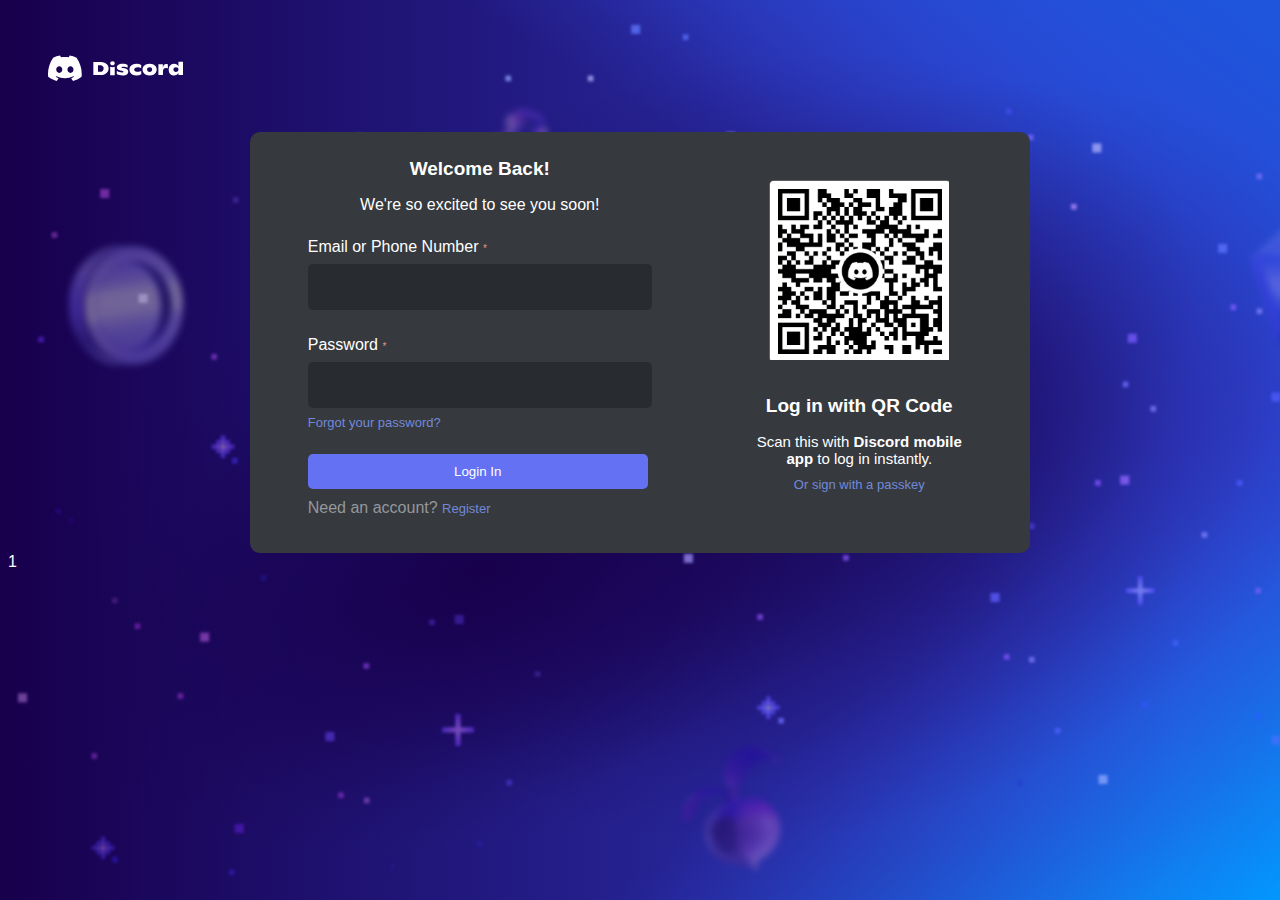
<file: discordLoginClone/index.html>
<!DOCTYPE html>
<html lang="en">
    <head>
        <meta charset="UTF-8">
        <link rel=stylesheet href="style.css">
        <link href="https://fonts.cdnfonts.com/css/gg-sans-2" rel="stylesheet">
        <link rel="icon" href="favicon-32x32.png">
        <title>Discord</title>
    </head>
    <body>
    <nav>
        <div class="img1">
            <img src="bbbc3d376d38e7bc.svg" width="135" height="40">
        </div>
    </nav>
    <div class="lbcont">
    <div class="loginBox">
        <div class="col-1">
            <div class="t1">
                Welcome Back!
            </div>
            <div class="t2">
                We're so excited to see you soon!
            </div>
            <div class="cols">
            <div class="t3">
                <form>
                    <label name="em" id="em">Email or Phone Number <span class="ast">*</span></label>
                    <input type="email"><br>
                    <label name="pas" id="pas">Password <span class="ast">*</span></label>
                    <span class="up"> <input type="password"><br> </span>
                    <span class="up"> <a href="index.html">Forgot your password?</a></span>
                    <br>
                    <button type="submit">Login In</button>
                </form>
                <div class="down"> <span class="gry"> Need an account? </span><a href="index.html">Register</a> </div>
            </div>
            </div>
        </div>
        <div class="col-2">
            <div class="qr-img">
                <img src="qr.png" width="180" height="180">
            </div>
            <div class="qr-log">
                Log in with QR Code
            </div>
            <div class="qr-p">
                Scan this with <span class="bld"> Discord mobile app </span>to log in instantly.
            </div>
            <div class="qr-pas">
                <a href="hi.html">Or sign with a passkey</a>
            </div>
        </div>
    </div>
    </div>1
    </body>
</html>
</file>
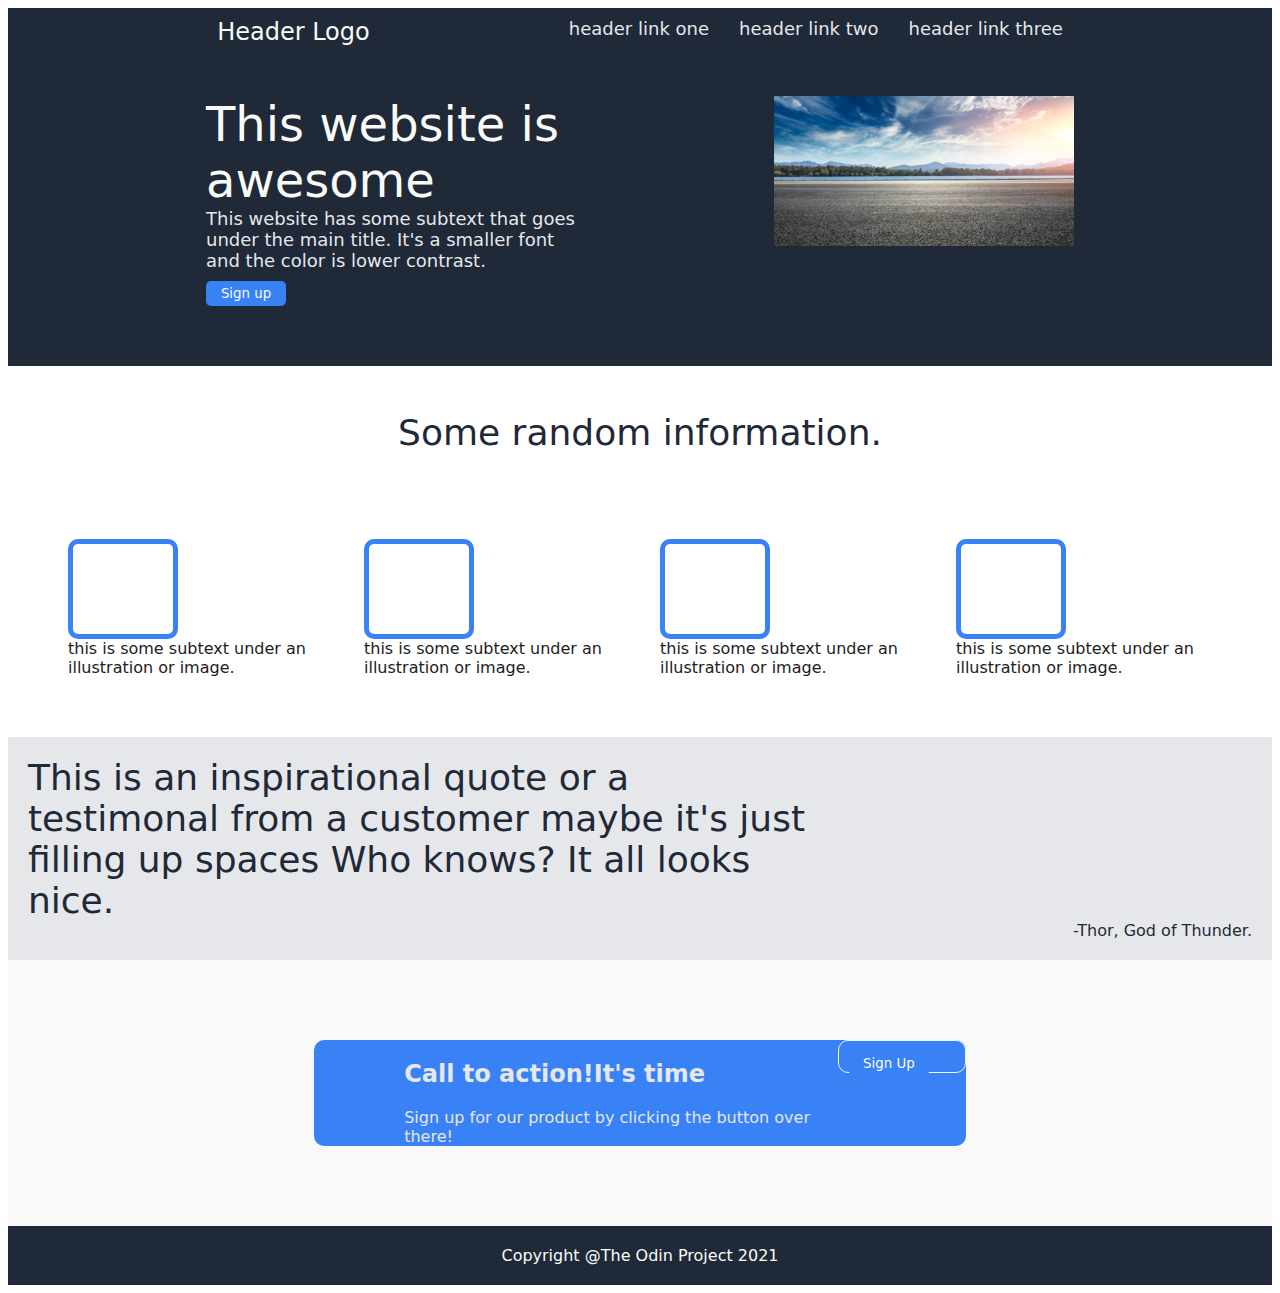
<file: theodin/index.html>
<!DOCTYPE html>
<html lang="en">
    <head>
        <meta charset="UTF-8">
        <link rel="stylesheet" href="style.css">
        <title>The Odin Project</title>
    </head>
    <body>
        <div class="box-1">
            <div class="header">
                <div class="header-logo">Header Logo</div>
            <div class="header-links">
                <div class="hl1">header link one</div>
                <div class="hl2">header link two</div>
                <div class="hl3">header link three</div>
            </div>
            </div>
            <div class="hero">
                <div class="hero-secondary">
                    <div class="hero-text" >This website is awesome</div>
                    <div class="second-text">This website has some subtext that goes under the main title. It's a smaller font and the color is lower contrast.</div>
                    <button id="signup" name="signup">Sign up</button>
                </div>
                <div class="hero-image">
                    <div class="himage"> <img src="hi.jpg" width="300px" height="150px"> </div>
                </div>
            </div>
        </div>
        <div class="box-2">
            <div class="randomheader">
                <p>Some random information.</p>
            </div>
            <div class="randbuckets">
                <div class="b1">
                    <div class="boxes"> </div>
                    this is some subtext under an illustration or image.
                </div>
                <div class="b2">
                    <div class="boxes"> </div>
                    this is some subtext under an illustration or image.
                </div>
                <div class="b3">
                    <div class="boxes"> </div>
                    this is some subtext under an illustration or image.
                </div>
                <div class="b4">
                    <div class="boxes"> </div>
                    this is some subtext under an illustration or image.
                </div>
            </div>
        </div>
        <div class="box-3">
            <div class="quot-p">
                This is an inspirational quote or a testimonal from a customer maybe it's just filling up spaces Who knows? It all looks nice.
            </div>
            <div class="quo-b">
                -Thor, God of Thunder.
            </div>
        </div>
        <div class="box-4">
            <div class="blank">
                <div class="but">
                    <div class="tim">
                        <h2>Call to action!It's time</h2>
                        Sign up for our product by clicking the button over there!
                    </div>
                    <div class="tton"> 
                        <button> Sign Up</button> </div>
                </div>
            </div>
        </div>
        <footer>
            Copyright @The Odin Project 2021
        </footer>
    </body>
</html>
</file>
<file: discordLoginClone/style.css>
body{
    font-family:Verdana, Geneva, Tahoma, sans-serif;
    color:#FFFFFF;
    background-image: url("d8680b1c1576ecc8.svg");
}
nav{
    color:#FFFFFF;
    padding:40px;
    display:flex;
    justify-content: flex-start;
}
.lbcont{
    display:flex;
    flex-direction: column;
    align-items: center;
}
.loginBox{
    padding:10px;
    border-radius: 10px;
    color:#FFFFFF;
    display:flex;
    flex:1;
    flex-direction: row;
    justify-content:space-around;
    width:760px;
    height:auto;
    background-color: #36393e;
}

.col-1{
    margin-left: 1px;
    display:flex;
    flex-direction: column;
    align-items:flex-start;
}

.col-1,.t1,.t2,.t3,.col-2,.qr-img,.qr-p,label,input{
    padding-top: 8px;
    padding-bottom:8px;
}

.t3{
    display: flex;
    flex-direction: column;
    align-items: flex-start;
    justify-content: flex-start;
}

form{
    display:flex;
    flex-direction: column;
    align-items:baseline;
}

label{
    font-weight:500;
}

input{
    width:340px;
    height:30px;
    background-color: #282b30;
    border-radius: 5px;
    border: none;
}

button{
    padding-bottom:10px;
    padding-top:10px;
    background-color:#6571f3;
    color:#FFFFFF;
    width:340px;
    border-radius: 5px;
    border: none;
}

.up{
    padding-bottom:5px;
}

.down{
    padding-bottom: 10px;
    padding-top: 10px;
}

.gry{
    color:#95979c;
}

.bld{
    font-weight: 800;
}

a{
    font-size: 13px;
    text-decoration: none;
    color:#7289da;
}

.t1{
    align-self: center;
    font-size:19px;
    font-weight:bold;
}
.ast{
    padding-bottom:20px;
    font-size:10px;
    color:#e3928a;
}
.t2{
    align-self: center;
    display:flex;
    font-size:15x;
}

.qr-log{
    text-align: center;
    align-self: center;
    padding-bottom: 8px;
    padding-top:1px;
    font-size:19px;
    font-weight:bold;
}

.qr-img{
    padding-top: 30px;
    padding-bottom:30px;
}

.qr-p{
    text-align: center;
    align-self: center;
    font-size:15px;
    width:auto;
    height:auto;
}

.col-2{
    width:30%;
    display:flex;
    flex-direction: column;
    align-items:center;
}
</file>
<file: theodin/style.css>
*{
    font-family: system-ui, -apple-system, BlinkMacSystemFont, 'Segoe UI', Roboto, Oxygen, Ubuntu, Cantarell, 'Open Sans', 'Helvetica Neue', sans-serif;
}

.box-1{
    background-color: #1F2937;
    padding:10px;
}

.header{
    display:flex;
    justify-content: space-evenly;
    flex:1;
}

.header-logo{
    font-size:24px;
    color:#F9FAF8;
    display:flex;
}

.header-links{
    font-size:18px;
    color:#E5E7EB;
    gap:30px;
    display:flex;
}

.hero{
    justify-content: space-evenly;
    padding-top:50px;
    padding-bottom:50px;
    display:flex;
}

.hero-secondary{
    padding-right:0.01px;
    flex-direction: column;
}

.hero-text{
    width:380px;
    font-size:48px;
    color:#F9FAF8;
    font: weight 900px;
}

.second-text{
    width:380px;
    font-size:18px;
    color:#E5E7EB;
    padding-bottom:10px;
}

.hero-image{
    display:flex;
}

.himage{
    flex-direction:column;
}

button{
    background-color: #3882F6;
    color:#F9FAF8;
    border-radius:5px;
    border:none;
    width:80px;
    height:25px;
}

.box-2{
    padding:10px;
}

.randomheader{
    font-size:36px;
    font-weight:900px;
    color:#1F2937;
    display:flex;
    justify-content: center;
}

.randbuckets{
    padding:50px;
    display:flex;
    justify-content:center;
    color:rgb(33, 33, 33);
    gap:40px;
}

.boxes{
    width:100px;
    height:90px;
    border-radius:10px;
    border: 5px solid #3882F6;
}

.box-3{
    padding:20px;
    background-color: #E5E7EB;
    display:flex;
    flex-direction: column;
}

.quot-p{
    display:flex;
    width:800px;
    font-size:36px;
    font-weight:300px;
    color:#1F2937;
    justify-content: center;
}

.quo-b{
    display:flex;
    color:#1F2937;
    font-weight: 900px;
    justify-content:flex-end;
}

.blank{
    display:flex;
    background-color: #F9FAF8;
    justify-content: center;
    padding:80px;
}

.but{
    color:#E5E7EB;
    padding-left:90px;
    background: #3882F6;
    border-radius: 10px;
    display:flex;
    justify-content: space-evenly;
}


.tton{
    width:20%;
    height:10%;
    background-color: #3882F6;
    border-radius: 10px;
    border:1px solid #E5E7EB;
    border-color: aliceblue;
    padding:10px;
}

footer{
    padding:20px;
    background-color: #1F2937;
    display:flex;
    justify-content: center;
    color:#F9FAF8;
}
</file>
